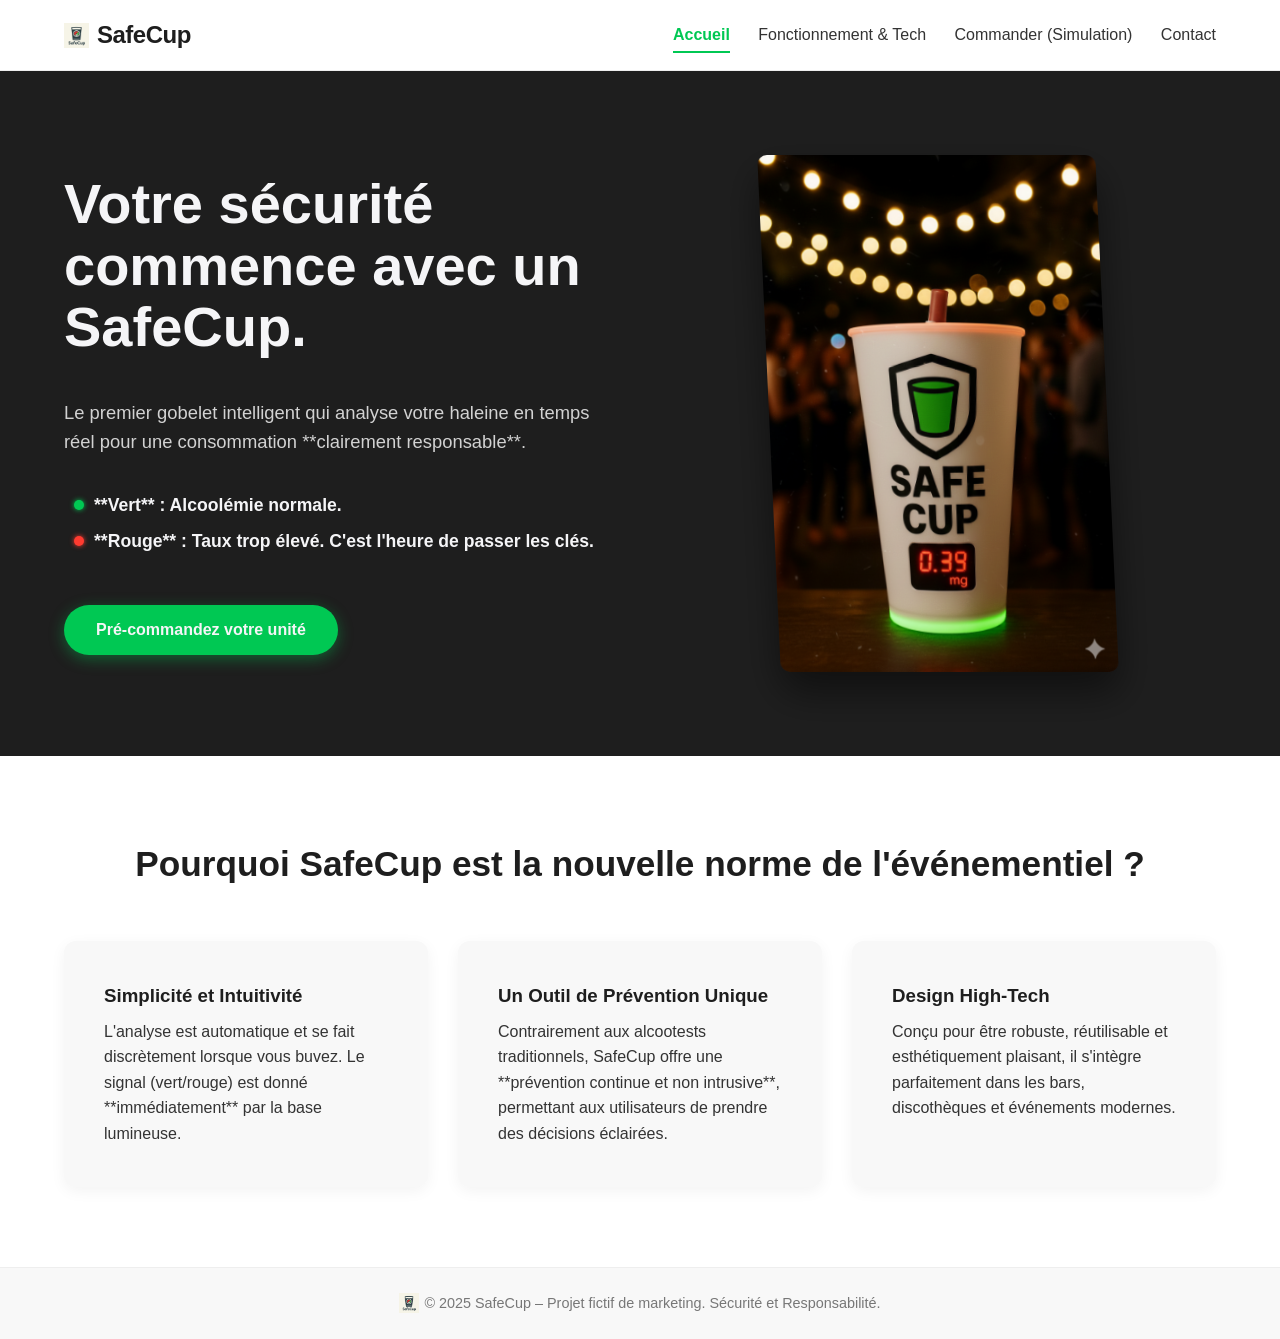
<file: index.html>
<!DOCTYPE html>
<html lang="fr">
<head>
  <meta charset="UTF-8">
  <title>SafeCup – Le Gobelet Intelligent</title>
  <meta name="viewport" content="width=device-width, initial-scale=1.0">
  <link rel="stylesheet" href="style.css">
</head>
<body>
<header class="site-header">
  <div class="container header-content">
    <div class="logo">
      <img src="Logo SafeCup.PNG" alt="Logo SafeCup" class="header-logo">
      SafeCup
    </div>
    <nav class="nav">
      <a href="index.html" class="active">Accueil</a>
      <a href="how-it-works.html">Fonctionnement & Tech</a>
      <a href="order.html">Commander (Simulation)</a>
      <a href="contact.html">Contact</a>
    </nav>
  </div>
</header>

<main>
  <section class="hero section-padding">
    <div class="container hero-content">
      <div class="hero-text">
        <h1>Votre sécurité commence avec un SafeCup.</h1>
        <p class="tagline">
          Le premier gobelet intelligent qui analyse votre haleine en temps réel pour une consommation **clairement responsable**.
        </p>
        
        <ul class="status-list">
          <li><span class="status-dot green"></span> **Vert** : Alcoolémie normale.</li>
          <li><span class="status-dot red"></span> **Rouge** : Taux trop élevé. C'est l'heure de passer les clés.</li>
        </ul>
        
        <a href="order.html" class="button">Pré-commandez votre unité</a>
      </div>

      <div class="product-visual">
        <img src="image 3D du SafeCup.png" alt="Rendu 3D du SafeCup" class="product-image" id="productImage">
      </div>
    </div>
  </section>

  <section class="section-padding">
    <div class="container">
      <h2>Pourquoi SafeCup est la nouvelle norme de l'événementiel ?</h2>
      <div class="grid-3">
        <div class="card">
          <h3>Simplicité et Intuitivité</h3>
          <p>
            L'analyse est automatique et se fait discrètement lorsque vous buvez. Le signal (vert/rouge) est donné **immédiatement** par la base lumineuse.
          </p>
        </div>
        <div class="card">
          <h3>Un Outil de Prévention Unique</h3>
          <p>
            Contrairement aux alcootests traditionnels, SafeCup offre une **prévention continue et non intrusive**, permettant aux utilisateurs de prendre des décisions éclairées.
          </p>
        </div>
        <div class="card">
          <h3>Design High-Tech</h3>
          <p>
            Conçu pour être robuste, réutilisable et esthétiquement plaisant, il s'intègre parfaitement dans les bars, discothèques et événements modernes.
          </p>
        </div>
      </div>
    </div>
  </section>
</main>

<footer class="site-footer">
  <div class="container">
    <p><img src="Logo SafeCup.PNG" alt="Logo SafeCup miniature" class="footer-logo"> &copy; 2025 SafeCup – Projet fictif de marketing. Sécurité et Responsabilité.</p>
  </div>
</footer>

<script src="script.js"></script>
</body>
</html>
</file>
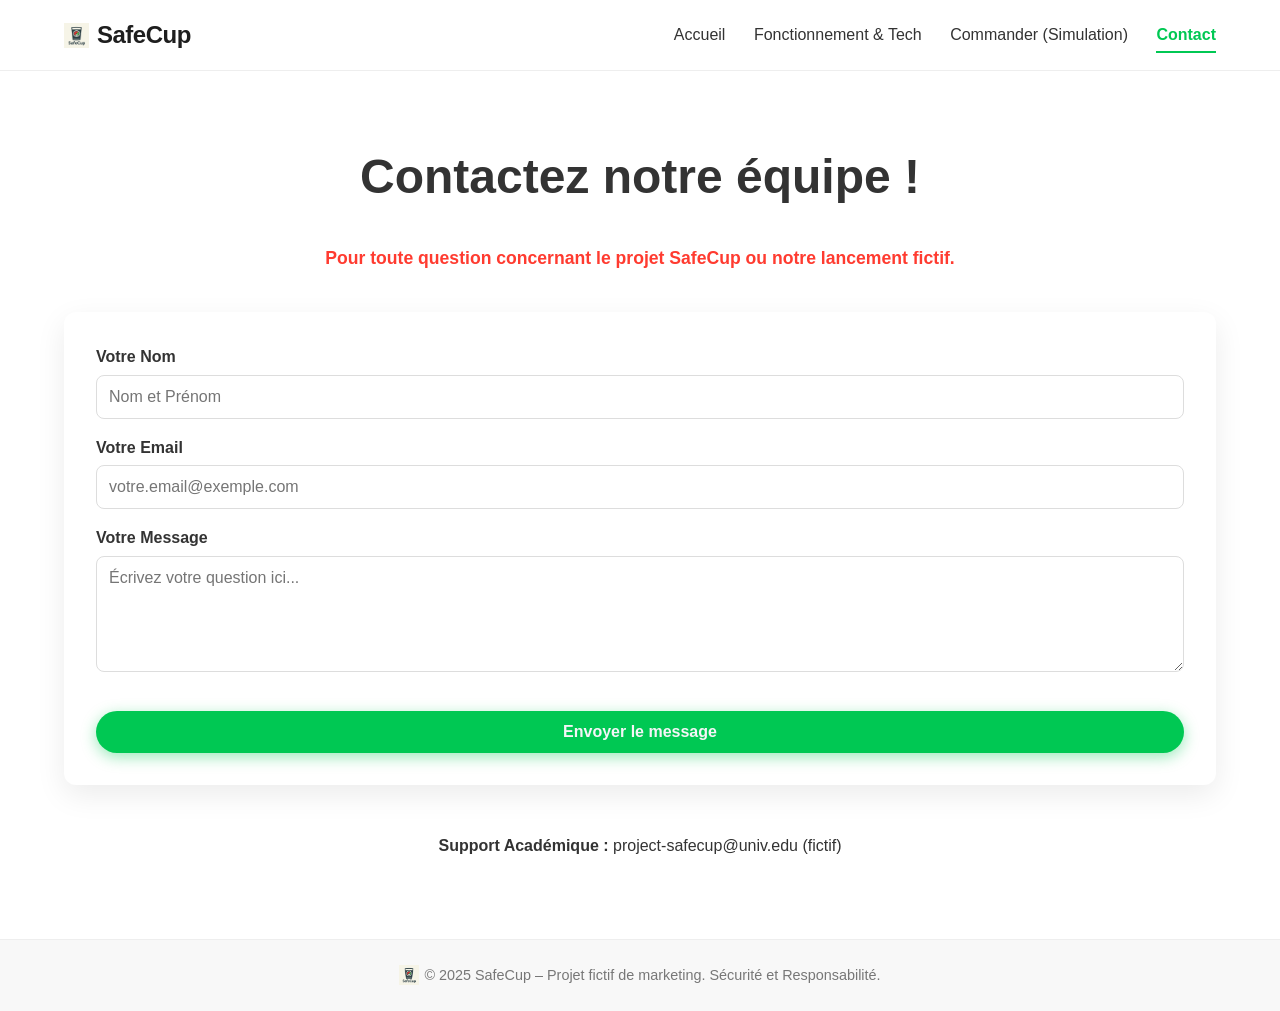
<file: contact.html>
<!DOCTYPE html>
<html lang="fr">
<head>
  <meta charset="UTF-8">
  <title>SafeCup – Contactez-nous</title>
  <meta name="viewport" content="width=device-width, initial-scale=1.0">
  <link rel="stylesheet" href="style.css">
</head>
<body>
<header class="site-header">
  <div class="container header-content">
    <div class="logo">
      <img src="Logo SafeCup.PNG" alt="Logo SafeCup" class="header-logo">
      SafeCup
    </div>
    <nav class="nav">
      <a href="index.html">Accueil</a>
      <a href="how-it-works.html">Fonctionnement & Tech</a>
      <a href="order.html">Commander (Simulation)</a>
      <a href="contact.html" class="active">Contact</a>
    </nav>
  </div>
</header>

<main>
  <section class="section-padding contact-section">
    <div class="container">
      <h1 style="text-align: center; color: var(--color-primary-text);">Contactez notre équipe !</h1>
      <p class="message-fictif" style="text-align: center;">
        Pour toute question concernant le projet SafeCup ou notre lancement fictif.
      </p>

      <form class="order-form" id="contactForm">
        <div class="form-group">
          <label for="contactName">Votre Nom</label>
          <input type="text" id="contactName" name="contactName" placeholder="Nom et Prénom" required>
        </div>
        
        <div class="form-group">
          <label for="contactEmail">Votre Email</label>
          <input type="email" id="contactEmail" name="contactEmail" placeholder="votre.email@exemple.com" required>
        </div>

        <div class="form-group">
          <label for="contactMessage">Votre Message</label>
          <textarea id="contactMessage" name="contactMessage" rows="5" placeholder="Écrivez votre question ici..." required></textarea>
        </div>
        
        <button type="submit" class="button primary">Envoyer le message</button>
        
        <p id="contactFeedback" class="form-feedback" aria-live="polite" style="display: none;"></p>
      </form>
      
      <div style="text-align: center; margin-top: 3rem;">
        <p><strong>Support Académique :</strong> project-safecup@univ.edu (fictif)</p>
      </div>
    </div>
  </section>
</main>

<footer class="site-footer">
  <div class="container">
    <p><img src="Logo SafeCup.PNG" alt="Logo SafeCup miniature" class="footer-logo"> &copy; 2025 SafeCup – Projet fictif de marketing. Sécurité et Responsabilité.</p>
  </div>
</footer>

<script src="script.js"></script>
</body>
</html>
</file>
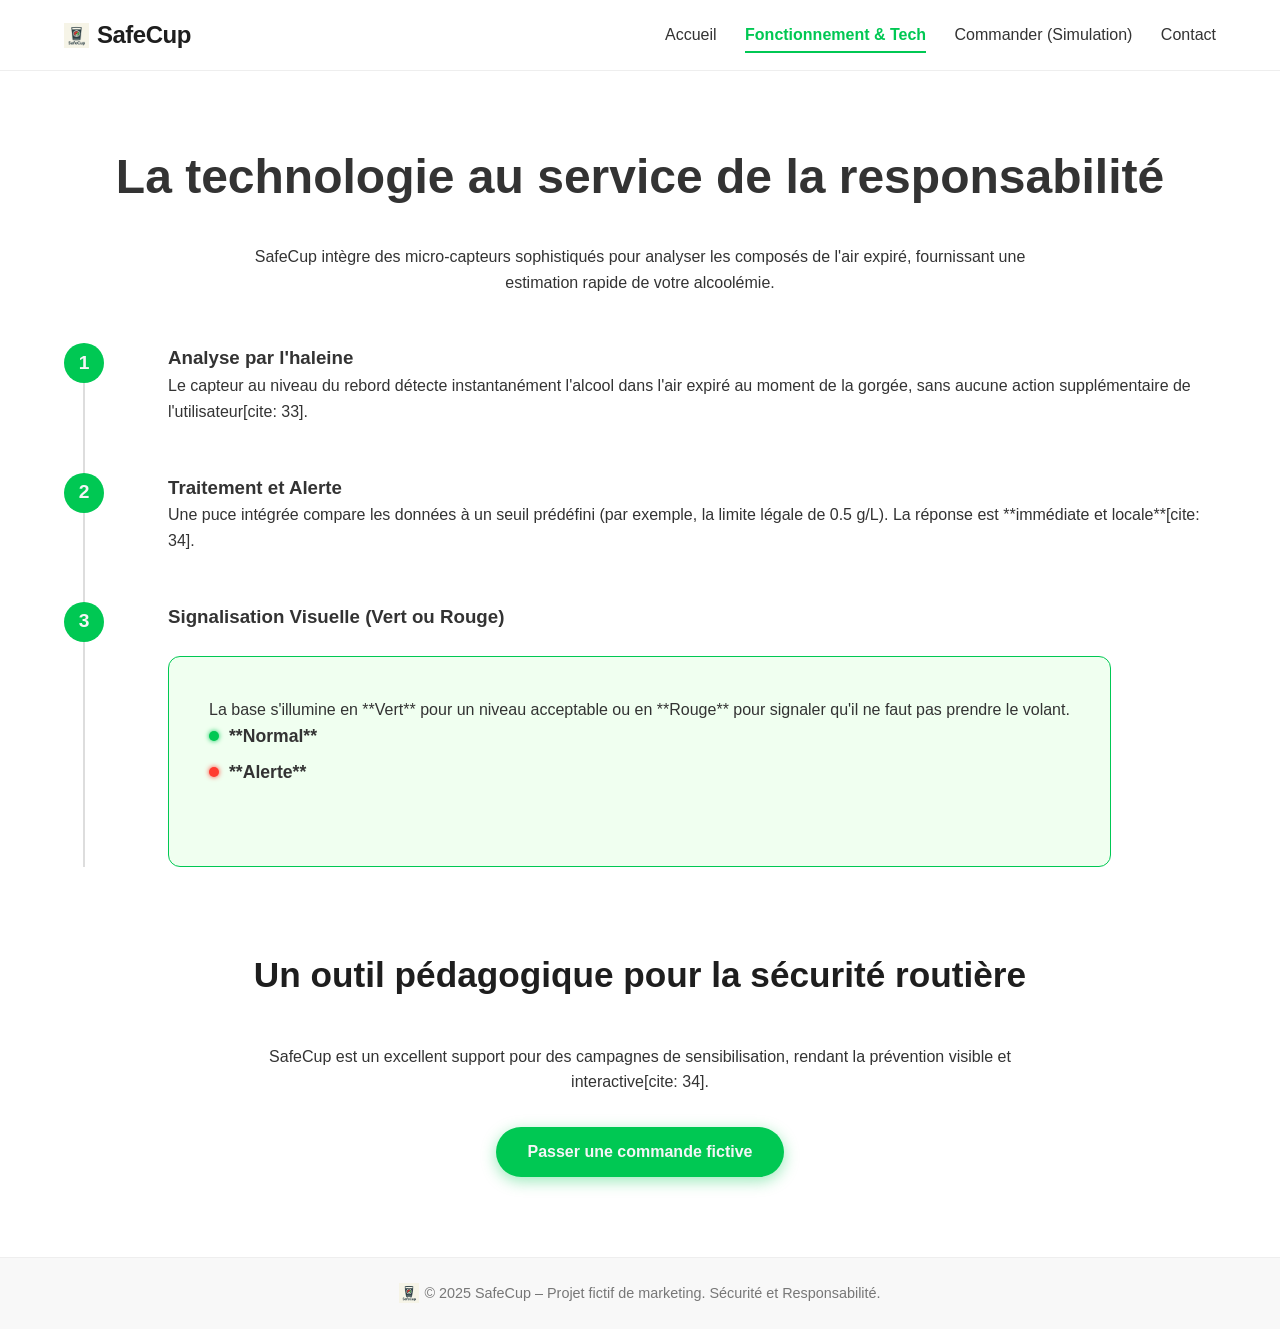
<file: how-it-works.html>
<!DOCTYPE html>
<html lang="fr">
<head>
  <meta charset="UTF-8">
  <title>SafeCup – Fonctionnement et Avantages</title>
  <meta name="viewport" content="width=device-width, initial-scale=1.0">
  <link rel="stylesheet" href="style.css">
</head>
<body>
<header class="site-header">
  <div class="container header-content">
    <div class="logo">
      <img src="Logo SafeCup.PNG" alt="Logo SafeCup" class="header-logo">
      SafeCup
    </div>
    <nav class="nav">
      <a href="index.html">Accueil</a>
      <a href="how-it-works.html" class="active">Fonctionnement & Tech</a>
      <a href="order.html">Commander (Simulation)</a>
      <a href="contact.html">Contact</a>
    </nav>
  </div>
</header>

<main>
  <section class="section-padding">
    <div class="container">
      <h1 style="text-align: center; color: var(--color-primary-text);">La technologie au service de la responsabilité</h1>
      <p style="text-align: center; max-width: 800px; margin: 0 auto 3rem;">
        SafeCup intègre des micro-capteurs sophistiqués pour analyser les composés de l'air expiré, fournissant une estimation rapide de votre alcoolémie.
      </p>

      <div class="steps">
        <div class="step">
          <span class="step-number">1</span>
          <div>
            <h3>Analyse par l'haleine</h3>
            <p>
              Le capteur au niveau du rebord détecte instantanément l'alcool dans l'air expiré au moment de la gorgée, sans aucune action supplémentaire de l'utilisateur[cite: 33].
            </p>
          </div>
        </div>

        <div class="step">
          <span class="step-number">2</span>
          <div>
            <h3>Traitement et Alerte</h3>
            <p>
              Une puce intégrée compare les données à un seuil prédéfini (par exemple, la limite légale de 0.5 g/L). La réponse est **immédiate et locale**[cite: 34].
            </p>
          </div>
        </div>

        <div class="step">
          <span class="step-number">3</span>
          <div>
            <h3>Signalisation Visuelle (Vert ou Rouge)</h3>
            <div class="status-dot-block">
                <p>
                  La base s'illumine en **Vert** pour un niveau acceptable ou en **Rouge** pour signaler qu'il ne faut pas prendre le volant.
                </p>
                <ul class="status-list">
                  <li><span class="status-dot green"></span> **Normal**</li>
                  <li><span class="status-dot red"></span> **Alerte**</li>
                </ul>
            </div>
          </div>
        </div>
      </div>
      
      <h2 style="margin-top: 5rem;">Un outil pédagogique pour la sécurité routière</h2>
      <p style="text-align: center; max-width: 800px; margin: 0 auto 2rem;">
        SafeCup est un excellent support pour des campagnes de sensibilisation, rendant la prévention visible et interactive[cite: 34].
      </p>

      <div style="text-align: center; margin-top: 2rem;">
        <a href="order.html" class="button">Passer une commande fictive</a>
      </div>
    </div>
  </section>
</main>

<footer class="site-footer">
  <div class="container">
    <p><img src="Logo SafeCup.PNG" alt="Logo SafeCup miniature" class="footer-logo"> &copy; 2025 SafeCup – Projet fictif de marketing. Sécurité et Responsabilité.</p>
  </div>
</footer>

<script src="script.js"></script>
</body>
</html>
</file>
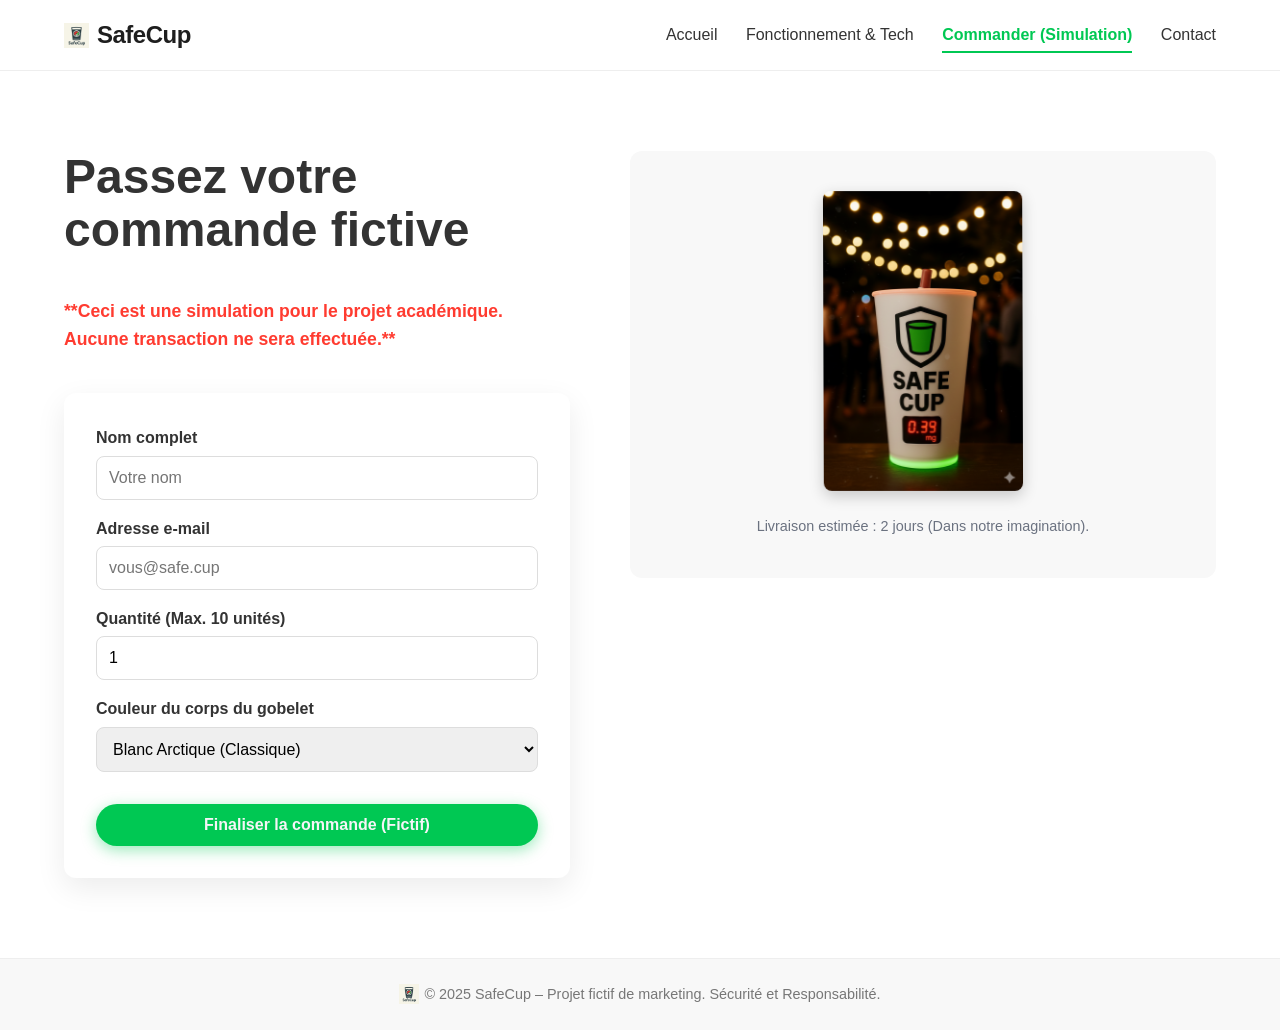
<file: order.html>
<!DOCTYPE html>
<html lang="fr">
<head>
  <meta charset="UTF-8">
  <title>SafeCup – Commander (simulation)</title>
  <meta name="viewport" content="width=device-width, initial-scale=1.0">
  <link rel="stylesheet" href="style.css">
</head>
<body>
<header class="site-header">
  <div class="container header-content">
    <div class="logo">
      <img src="Logo SafeCup.PNG" alt="Logo SafeCup" class="header-logo">
      SafeCup
    </div>
    <nav class="nav">
      <a href="index.html">Accueil</a>
      <a href="how-it-works.html">Fonctionnement & Tech</a>
      <a href="order.html" class="active">Commander (Simulation)</a>
      <a href="contact.html">Contact</a>
    </nav>
  </div>
</header>

<main>
  <section class="section-padding order-section">
    <div class="container">
      <div class="order-content">
        <div class="order-form-container">
          <h1>Passez votre commande fictive</h1>
          <p class="message-fictif">
            **Ceci est une simulation pour le projet académique. Aucune transaction ne sera effectuée.**
          </p>

          <form class="order-form" id="orderForm">
            <div class="form-group">
              <label for="name">Nom complet</label>
              <input type="text" id="name" name="name" placeholder="Votre nom" required>
            </div>

            <div class="form-group">
              <label for="email">Adresse e-mail</label>
              <input type="email" id="email" name="email" placeholder="vous@safe.cup" required>
            </div>

            <div class="form-group">
              <label for="quantity">Quantité (Max. 10 unités)</label>
              <input type="number" id="quantity" name="quantity" min="1" max="10" value="1" required>
            </div>

            <div class="form-group">
              <label for="color">Couleur du corps du gobelet</label>
              <select id="color" name="color">
                <option value="classic">Blanc Arctique (Classique)</option>
                <option value="black">Noir Carbone</option>
                <option value="blue">Bleu Nuit</option>
              </select>
            </div>

            <button type="submit" class="button">Finaliser la commande (Fictif)</button>

            <p id="formFeedback" class="form-feedback" aria-live="polite" style="display: none;"></p>
          </form>
        </div>

        <div class="order-visual-container">
          <img src="image 3D du SafeCup.png" alt="SafeCup produit en main" class="product-image-small">
          <p class="cup-caption-order">
            Livraison estimée : 2 jours (Dans notre imagination).
          </p>
        </div>
      </div>
    </div>
  </section>
</main>

<footer class="site-footer">
  <div class="container">
    <p><img src="Logo SafeCup.PNG" alt="Logo SafeCup miniature" class="footer-logo"> &copy; 2025 SafeCup – Projet fictif de marketing. Sécurité et Responsabilité.</p>
  </div>
</footer>

<script src="script.js"></script>
</file>
<file: style.css>
/* ==================================== */
/* 1. Variables et Réinitialisation CSS */
/* ==================================== */

:root {
    /* Couleurs de la marque (inspirées par le produit high-tech) */
    --color-dark-bg: #1e1e1e; /* Fond Hero/sombre premium */
    --color-light-bg: #ffffff; /* Fond clair principal */
    --color-primary-text: #333333; /* Texte sombre */
    --color-light-text: #f5f5f7; /* Texte clair */
    
    /* Couleurs du produit (SafeCup) */
    --color-cup-green: #00c853; /* Indicateur Vert (Sécurité) */
    --color-cup-red: #ff3b30; /* Indicateur Rouge (Alerte) */
    
    /* Couleurs d'accent et CTA */
    --color-accent: var(--color-cup-green); 
    
    --spacing-lg: 5rem;
    --spacing-md: 2.5rem;
    --border-radius: 12px;
}

* {
    box-sizing: border-box;
    margin: 0;
    padding: 0;
}

body {
    /* Typographie moderne et propre (utilise la police système) */
    font-family: -apple-system, BlinkMacSystemFont, "Segoe UI", Roboto, Helvetica, Arial, sans-serif, "Apple Color Emoji", "Segoe UI Emoji", "Segoe UI Symbol";
    line-height: 1.6;
    color: var(--color-primary-text);
    background-color: var(--color-light-bg);
    scroll-behavior: smooth;
}

/* Layout de base */
.container {
    width: 90%;
    max-width: 1200px;
    margin: 0 auto;
    padding: 0; 
}

/* ==================================== */
/* 2. En-tête et Navigation */
/* ==================================== */

.site-header {
    background-color: var(--color-light-bg);
    border-bottom: 1px solid #eeeeee;
    position: sticky;
    top: 0;
    z-index: 1000;
}

.header-content {
    display: flex;
    align-items: center;
    justify-content: space-between;
    padding: 1rem 0;
}

.logo {
    display: flex;
    align-items: center;
    font-weight: 800;
    font-size: 1.5rem;
    color: var(--color-dark-bg);
    letter-spacing: -0.5px;
}

.header-logo {
    width: 25px; /* Petite taille pour le logo */
    height: 25px;
    margin-right: 8px;
}

.nav a {
    margin-left: 1.5rem;
    text-decoration: none;
    color: var(--color-primary-text);
    font-size: 1rem;
    padding: 0.5rem 0;
    transition: color 0.2s, border-bottom 0.2s;
    border-bottom: 2px solid transparent;
}

.nav a.active {
    color: var(--color-accent);
    border-bottom-color: var(--color-accent);
    font-weight: 600;
}

.nav a:hover:not(.active) {
    color: var(--color-accent);
}

/* ==================================== */
/* 3. Boutons (CTA) */
/* ==================================== */

.button {
    display: inline-block;
    background-color: var(--color-accent);
    color: var(--color-light-text);
    padding: 0.75rem 2rem;
    text-decoration: none;
    border-radius: 999px; 
    font-weight: 600;
    font-size: 1rem;
    transition: transform 0.2s, background-color 0.2s;
    border: none;
    cursor: pointer;
    box-shadow: 0 4px 15px rgba(0, 200, 83, 0.4);
}

.button:hover {
    background-color: #00b34d; 
    transform: translateY(-2px);
    box-shadow: 0 6px 20px rgba(0, 200, 83, 0.6);
}

/* ==================================== */
/* 4. Sections Générales et Titres */
/* ==================================== */

.section-padding {
    padding: var(--spacing-lg) 0;
}

h1 {
    font-size: 3rem;
    font-weight: 700;
    line-height: 1.1;
    margin-bottom: var(--spacing-md);
}

h2 {
    font-size: 2.2rem;
    font-weight: 700;
    color: var(--color-dark-bg);
    margin-bottom: var(--spacing-md);
    text-align: center;
}

/* ==================================== */
/* 5. Section Hero (High-Tech Launch) */
/* ==================================== */

.hero {
    background-color: var(--color-dark-bg);
    color: var(--color-light-text);
    padding: 5rem 0;
}

.hero-content {
    display: flex;
    justify-content: space-between;
    align-items: center;
    gap: 40px;
}

.hero-text {
    flex: 1;
    text-align: left;
}

.hero-text h1 {
    color: var(--color-light-text);
    font-size: 3.5rem;
}

.tagline {
    font-size: 1.15rem;
    margin-bottom: 1.5rem;
    color: rgba(255, 255, 255, 0.8);
}

.product-visual {
    flex: 1;
    display: flex;
    justify-content: center;
}

.product-image {
    max-width: 100%;
    width: 350px;
    height: auto;
    border-radius: 10px;
    /* Rotation pour simuler l'objet en 3D (garder le look dynamique) */
    transform: rotateY(15deg) rotateX(10deg) scale(1);
    transition: transform 0.8s ease-out, filter 0.8s ease-out;
    box-shadow: 0 20px 40px rgba(0, 0, 0, 0.5);
    cursor: pointer;
}

/* Classe JS pour simuler le statut rouge */
.product-image.alert-red {
    /* Simuler l'alerte en Rouge et rendre l'image plus présente */
    filter: brightness(1.2) drop-shadow(0 0 20px var(--color-cup-red));
    transform: rotateY(-15deg) rotateX(-10deg) scale(1.05);
}

/* Liste de statuts (cliquable dans le Hero) */
.status-list {
    list-style: none;
    padding-left: 0;
    margin-bottom: 2rem;
    cursor: pointer; 
    display: inline-block;
    padding: 10px;
    border-radius: 8px;
    transition: background-color 0.3s;
}

.status-list:hover {
    background-color: rgba(255, 255, 255, 0.1);
}

.status-list li {
    display: flex;
    align-items: center;
    margin-bottom: 0.5rem;
    font-size: 1.1rem;
    font-weight: 600;
}

.status-dot {
    width: 10px;
    height: 10px;
    border-radius: 50%;
    margin-right: 10px;
    box-shadow: 0 0 5px currentColor;
}

.status-dot.green { background-color: var(--color-cup-green); color: var(--color-cup-green); }
.status-dot.red { background-color: var(--color-cup-red); color: var(--color-cup-red); }

/* ==================================== */
/* 6. Section Avantages/Grille */
/* ==================================== */

.grid-3 {
    display: grid;
    grid-template-columns: repeat(auto-fit, minmax(300px, 1fr));
    gap: 30px;
    text-align: center;
    margin-top: 3rem;
}

.card {
    background-color: #f8f8f8;
    padding: var(--spacing-md);
    border-radius: var(--border-radius);
    box-shadow: 0 4px 15px rgba(0, 0, 0, 0.05);
    transition: transform 0.3s;
    text-align: left;
}

.card:hover {
    transform: translateY(-5px);
    box-shadow: 0 8px 25px rgba(0, 0, 0, 0.1);
}

.card h3 {
    color: var(--color-dark-bg);
    margin-bottom: 0.5rem;
}

/* ==================================== */
/* 7. Section Fonctionnement (Steps) */
/* ==================================== */

.steps {
    margin-top: 3rem;
    display: grid;
    gap: 3rem;
    position: relative;
    padding-left: 40px; 
}

/* Ligne de progression verticale */
.steps::before {
    content: '';
    position: absolute;
    left: 19px;
    top: 0;
    bottom: 0;
    width: 2px;
    background-color: #ddd;
}

.step {
    display: flex;
    gap: 1.5rem;
    align-items: flex-start;
}

.step-number {
    flex-shrink: 0;
    width: 40px;
    height: 40px;
    border-radius: 50%;
    background-color: var(--color-accent);
    color: var(--color-light-text);
    display: flex;
    justify-content: center;
    align-items: center;
    font-weight: 700;
    font-size: 1.2rem;
    position: relative;
    z-index: 1;
    transform: translateX(-40px);
}

.status-dot-block {
    margin-top: 1.5rem;
    padding: var(--spacing-md);
    background-color: #f0fff0;
    border: 1px solid var(--color-cup-green);
    border-radius: var(--border-radius);
}

.status-dot-block .status-list {
    padding: 0;
    cursor: default;
}
.status-dot-block .status-list:hover {
    background-color: transparent;
}


/* ==================================== */
/* 8. Formulaire de commande & Contact */
/* ==================================== */

.order-content {
    display: flex;
    gap: 40px;
    align-items: flex-start;
}

.order-form-container,
.order-visual-container {
    flex: 1;
}

.order-form-container {
    padding-right: 20px;
}

.order-visual-container {
    text-align: center;
    padding: var(--spacing-md);
    background-color: #f8f8f8;
    border-radius: var(--border-radius);
}

.product-image-small {
    max-width: 200px;
    height: auto;
    border-radius: 8px;
    /* Transformation légère pour rester dans l'esthétique 3D */
    transform: rotateY(5deg) rotateX(2deg);
    box-shadow: 0 5px 15px rgba(0, 0, 0, 0.2);
}

.cup-caption-order {
    margin-top: 1rem;
    font-size: 0.9rem;
    color: #6b7280;
}

.message-fictif {
    color: var(--color-cup-red);
    font-weight: 700;
    margin-bottom: var(--spacing-md);
    font-size: 1.1rem;
}

.order-form {
    background-color: var(--color-light-bg);
    padding: 2rem;
    border-radius: var(--border-radius);
    box-shadow: 0 10px 30px rgba(0, 0, 0, 0.08);
}

.form-group {
    margin-bottom: 1rem;
}

.form-group label {
    display: block;
    font-weight: 600;
    margin-bottom: 0.3rem;
    color: var(--color-primary-text);
}

.form-group input,
.form-group select,
.form-group textarea {
    width: 100%;
    padding: 0.75rem;
    border-radius: 8px;
    border: 1px solid #ddd;
    font-size: 1rem;
    font-family: inherit;
    transition: border-color 0.2s, box-shadow 0.2s;
}

.form-group input:focus,
.form-group select:focus,
.form-group textarea:focus {
    border-color: var(--color-accent);
    box-shadow: 0 0 0 2px rgba(0, 200, 83, 0.2);
    outline: none;
}

.order-form .button {
    width: 100%;
    margin-top: 1rem;
}

.form-feedback {
    margin-top: 1.5rem;
    padding: 1rem;
    background-color: var(--color-cup-green);
    color: var(--color-light-text);
    border-radius: var(--border-radius);
    font-weight: 600;
    text-align: center;
}


/* ==================================== */
/* 9. Pied de Page (Footer) */
/* ==================================== */

.site-footer {
    background-color: #f8f8f8;
    border-top: 1px solid #eeeeee;
    color: #777;
    text-align: center;
    padding: 1.5rem 0;
    font-size: 0.9rem;
}

.site-footer .container p {
    display: flex;
    align-items: center;
    justify-content: center;
}

.footer-logo {
    width: 20px;
    height: 20px;
    margin-right: 5px;
}

/* ==================================== */
/* 10. Responsivité */
/* ==================================== */

@media (max-width: 900px) {
    
    .hero-content {
        flex-direction: column-reverse; 
        text-align: center;
    }
    
    .hero-text {
        text-align: center;
    }
    
    .hero-text h1 {
        font-size: 2.5rem;
    }
    
    .product-visual {
        margin-bottom: 2rem;
    }

    .nav a {
        margin-left: 1rem;
        font-size: 0.9rem;
    }

    .order-content {
        flex-direction: column;
    }

    .order-form-container {
        padding-right: 0;
    }

    .order-visual-container {
        display: none; /* Cache l'image sur les petits écrans dans la commande pour simplifier */
    }
}

@media (max-width: 600px) {
    .header-content {
        flex-direction: column;
        gap: 10px;
    }
    
    .nav {
        display: flex;
        justify-content: center;
        width: 100%;
    }
    
    .nav a {
        padding: 0.5rem 0.5rem;
    }

    .steps::before {
        left: 20px;
    }
    
    .step-number {
        transform: none;
        left: 0;
    }

    .section-padding {
        padding: var(--spacing-md) 0;
    }
}
</file>
